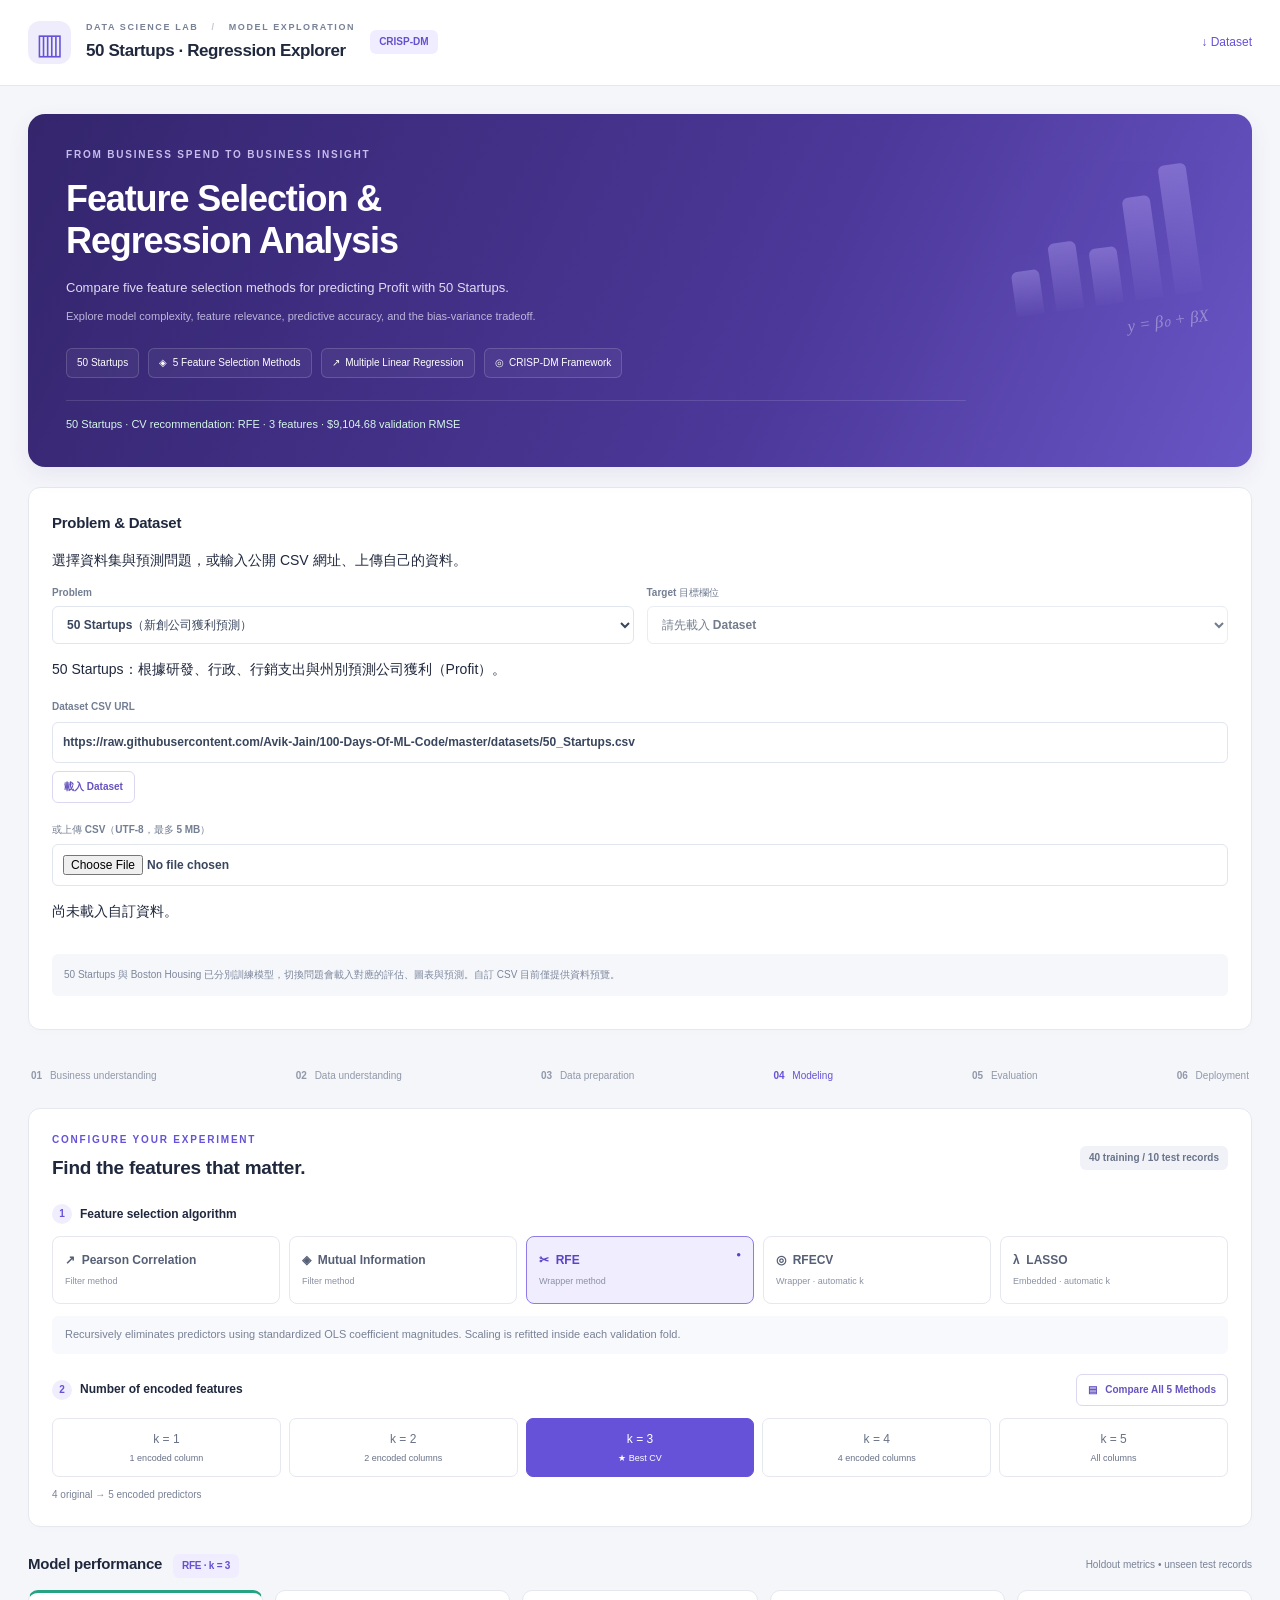
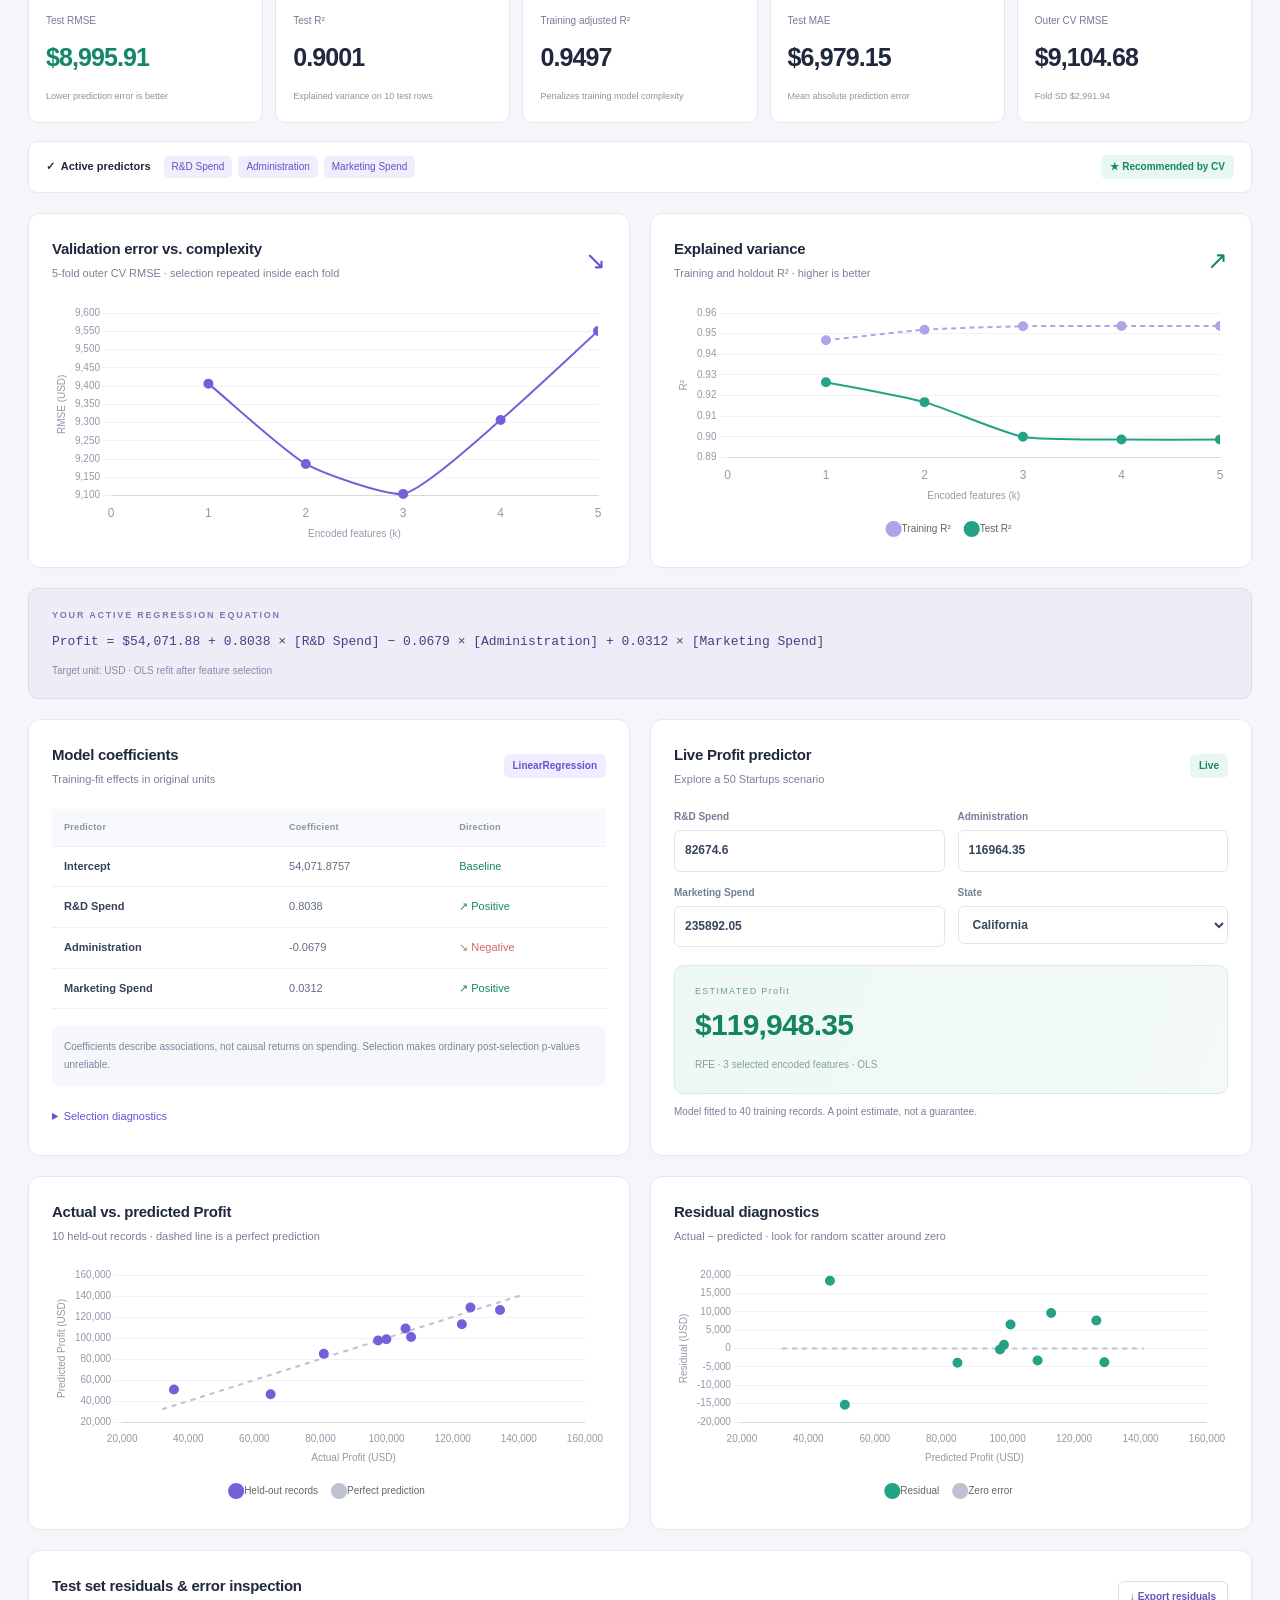
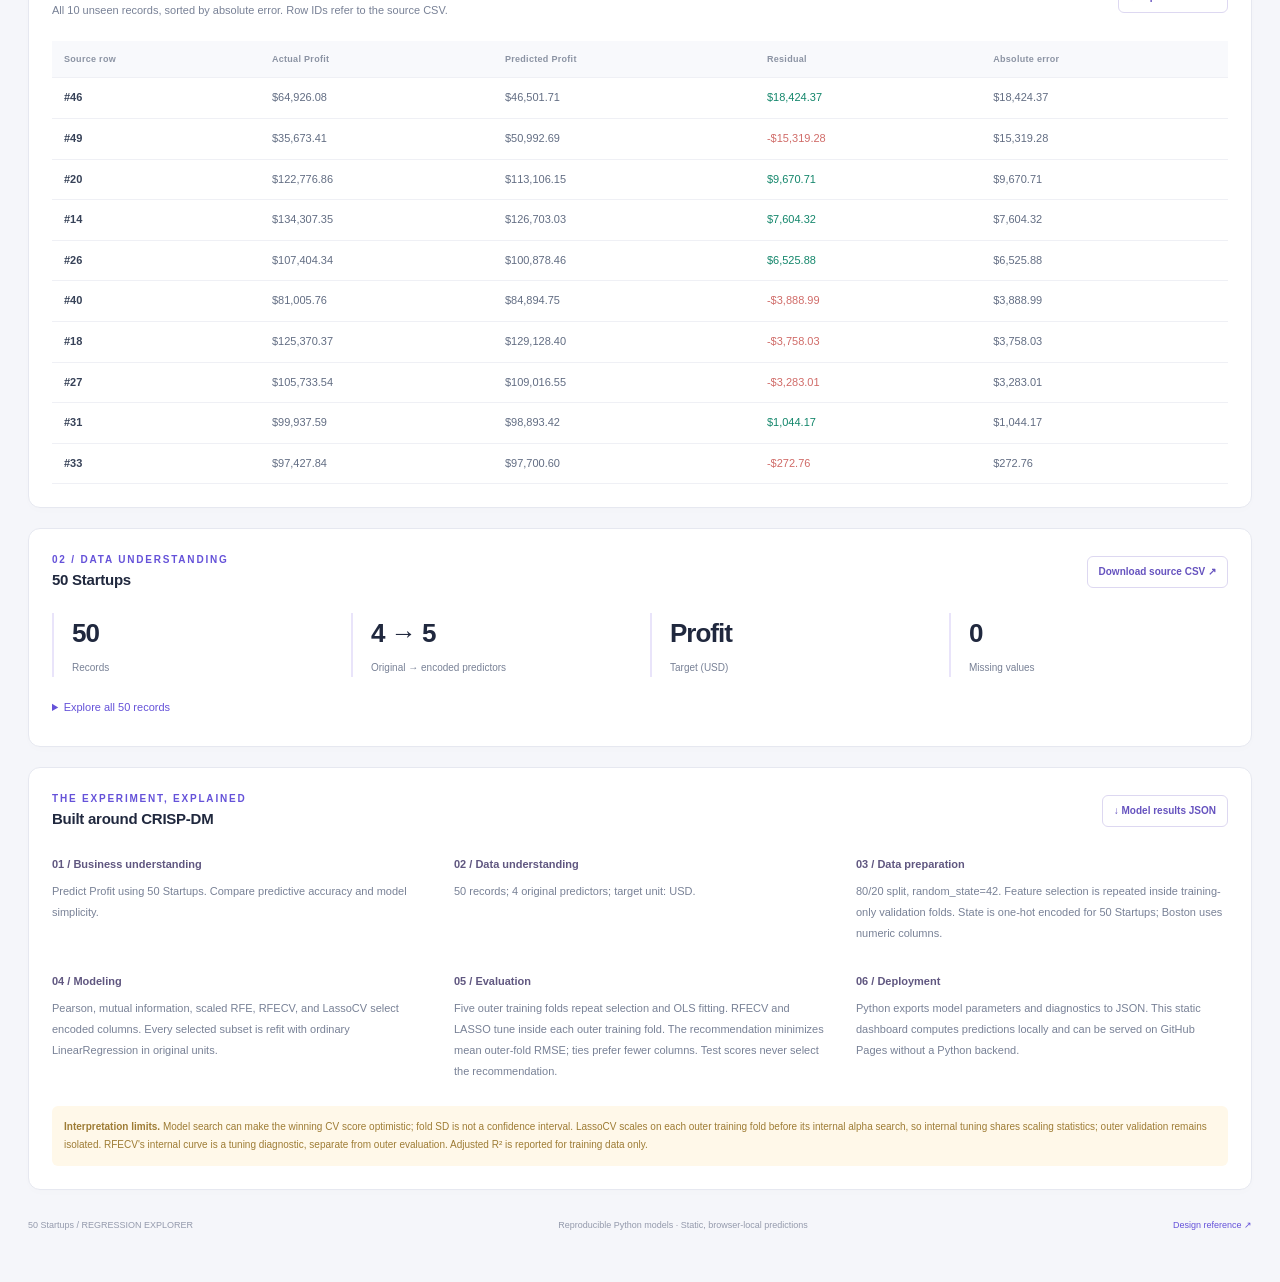
<file: dashboard/index.html>
<!doctype html>
<html lang="en">
<head><meta charset="utf-8"><meta name="viewport" content="width=device-width,initial-scale=1"><meta name="description" content="Explore 50 Startups profit and Boston Housing price prediction with five feature selection methods and custom CSV previews."><title>50 Startups &amp; Boston Housing · Regression Explorer</title><link rel="stylesheet" href="styles.css"><script defer src="vendor/chart.umd.min.js"></script><script defer src="app.js"></script><script defer src="dataset-input.js"></script><script defer src="dataset-panel.js"></script></head>
<body>
<header><div class="header-inner"><div class="brand-icon" aria-hidden="true">▥</div><div><div class="breadcrumb">DATA SCIENCE LAB <span>/</span> MODEL EXPLORATION</div><h1>50 Startups Multiple Linear Regression Explorer</h1></div><span class="badge purple">CRISP-DM</span><a class="header-link" href="data/50_Startups.csv" download>↓ Dataset</a></div></header>
<main>
<section class="hero"><div class="eyebrow">FROM BUSINESS SPEND TO BUSINESS INSIGHT</div><h2>Feature Selection &amp;<br>Regression Analysis</h2><p>Compare five feature selection algorithms for predicting startup profitability using Multiple Linear Regression.</p><p class="hero-small">Explore model complexity, feature relevance, predictive accuracy, and the bias-variance tradeoff.</p><div class="hero-tags"><span>▦ &nbsp;50 Startups Dataset</span><span>◈ &nbsp;5 Feature Selection Methods</span><span>↗ &nbsp;Multiple Linear Regression</span><span>◎ &nbsp;CRISP-DM Framework</span></div><div class="recommendation" id="recommendation">Training results are loading…</div><div class="hero-art" aria-hidden="true"><span></span><span></span><span></span><span></span><span></span><i>y = β₀ + βX</i></div></section>

<section class="card" id="dataset-import">
<h3>Problem &amp; Dataset</h3>
<p>選擇資料集與預測問題，或輸入公開 CSV 網址、上傳自己的資料。</p>
<div class="input-grid">
<label>Problem<select id="problem-type"><option value="startups">50 Startups（新創公司獲利預測）</option><option value="boston">Boston Housing（房價預測）</option><option value="custom">自訂 Dataset</option></select></label>
<label>Target 目標欄位<select id="import-target" disabled><option>請先載入 Dataset</option></select></label>
</div>
<p id="problem-description"></p>
<form id="dataset-url-form"><label>Dataset CSV URL<input id="dataset-url" type="url" required value="https://raw.githubusercontent.com/Avik-Jain/100-Days-Of-ML-Code/master/datasets/50_Startups.csv"></label><button class="compare" type="submit">載入 Dataset</button></form>
<label>或上傳 CSV（UTF-8，最多 5 MB）<input id="dataset-file" type="file" accept=".csv,text/csv"></label>
<p id="import-status" role="status" aria-live="polite">尚未載入自訂資料。</p>
<p id="target-status" aria-live="polite"></p>
<div class="table-wrap dataset-table"><table id="import-preview"></table></div>
<p class="notice">50 Startups 與 Boston Housing 已分別訓練模型，切換問題會載入對應的評估、圖表與預測。自訂 CSV 目前僅提供資料預覽。</p>
</section>
<nav class="process" aria-label="CRISP-DM phases"><a href="#methodology">01 <span>Business understanding</span></a><a href="#dataset">02 <span>Data understanding</span></a><a href="#methodology">03 <span>Data preparation</span></a><a href="#controls" class="current">04 <span>Modeling</span></a><a href="#evaluation">05 <span>Evaluation</span></a><a href="#predictor">06 <span>Deployment</span></a></nav>
<div id="error" class="notice warning" role="alert" hidden></div>
<div id="model-results" hidden>
<section class="card controls" id="controls"><div class="section-top"><div><div class="eyebrow purple-text">CONFIGURE YOUR EXPERIMENT</div><h3>Find the features that matter.</h3></div><span class="badge">40 training / 10 test records</span></div><div class="control-label"><b>1</b> Feature selection algorithm</div><div id="methods" class="method-grid" aria-label="Feature selection algorithm"></div><div class="method-description" id="method-description"></div><div class="control-bottom"><div class="control-label"><b>2</b> Number of encoded features</div><button id="compare" class="compare" aria-pressed="false">▤ &nbsp; Compare All 5 Methods</button></div><div id="feature-count" class="counts" aria-label="Number of features"></div><p class="hint">4 original business variables → 5 encoded columns. State becomes Florida and New York indicators; California is the reference.</p></section>
<section id="comparison" class="card" hidden><div class="section-top"><div><h3>Five methods. One evaluation protocol.</h3><p>Fixed-k methods use the current k; RFECV and LASSO retain their automatic selections.</p></div><span class="badge green">Ranked by CV RMSE</span></div><div class="table-wrap"><table><thead><tr><th>Method</th><th>Encoded k</th><th>CV RMSE ↓</th><th>Test RMSE ↓</th><th>Test R² ↑</th><th>Selected features</th></tr></thead><tbody id="comparison-body"></tbody></table></div></section>
<section id="evaluation"><div class="result-heading"><h3>Model performance <span id="model-label" class="badge purple"></span></h3><span class="hint">Holdout metrics • unseen test records</span></div><div id="metrics" class="metrics" aria-live="polite"></div></section>
<section class="active-features"><b>✓ &nbsp;Active predictors</b><div id="features"></div><span id="model-status" class="badge green"></span></section>
<div class="two-grid"><section class="card"><div class="section-top"><div><h3>Validation error vs. complexity</h3><p id="curve-caption">5-fold cross-validation RMSE · lower is better</p></div><span class="chart-symbol">↘</span></div><div class="chart"><canvas id="rmse-chart" role="img" aria-label="Cross-validation RMSE by number of features"></canvas></div></section><section class="card"><div class="section-top"><div><h3>Explained variance</h3><p id="r2-caption">Training and holdout R² · higher is better</p></div><span class="chart-symbol green-text">↗</span></div><div class="chart"><canvas id="r2-chart" role="img" aria-label="Explained variance by number of features"></canvas></div></section></div>
<section class="equation-card"><div class="eyebrow">YOUR ACTIVE REGRESSION EQUATION</div><div id="equation" aria-live="polite"></div><p>Original dollar units · state indicators are 0 or 1 · OLS refit after feature selection</p></section>
<div class="two-grid model-grid"><section class="card"><div class="section-top"><div><h3>Model coefficients</h3><p>Training-fit effects in original units</p></div><span class="badge purple">LinearRegression</span></div><div class="table-wrap"><table><thead><tr><th>Predictor</th><th>Coefficient</th><th>Direction</th></tr></thead><tbody id="coefficients"></tbody></table></div><div class="notice">Coefficients describe associations, not causal returns on spending. Selection makes ordinary post-selection p-values unreliable.</div><details><summary>Selection diagnostics</summary><div id="selection-detail"></div></details></section>
<section class="card" id="predictor"><div class="section-top"><div><h3>Live profit predictor</h3><p>Explore a startup scenario with the active model</p></div><span class="badge green">Live</span></div><form id="prediction-form"><div class="input-grid"><label>R&amp;D Spend ($)<input name="rd" type="number" min="0" step="any" value="100000" required></label><label>Administration ($)<input name="admin" type="number" min="0" step="any" value="120000" required></label><label>Marketing Spend ($)<input name="marketing" type="number" min="0" step="any" value="200000" required></label><label>State<select name="state"><option>California</option><option>Florida</option><option>New York</option></select></label></div><div class="prediction"><span>ESTIMATED PROFIT</span><output id="prediction-value" aria-live="polite">—</output><small id="prediction-caption"></small></div><p id="prediction-warning" class="hint"></p><p class="hint">A point estimate, not a guarantee. Only selected predictors contribute; the model was fitted to 40 startups.</p></form></section></div>
<div class="two-grid"><section class="card"><div class="section-top"><div><h3>Actual vs. predicted profit</h3><p>10 held-out startups · dashed line is a perfect prediction</p></div></div><div class="chart"><canvas id="prediction-chart" role="img" aria-label="Actual versus predicted test profit"></canvas></div></section><section class="card"><div class="section-top"><div><h3>Residual diagnostics</h3><p>Actual − predicted · look for random scatter around zero</p></div></div><div class="chart"><canvas id="residual-chart" role="img" aria-label="Test residuals against predicted profit"></canvas></div></section></div>
<section class="card"><div class="section-top"><div><h3>Test set residuals &amp; error inspection</h3><p>All 10 unseen records, sorted by absolute error. Row IDs refer to the source CSV.</p></div><button id="export" class="compare">↓ Export residuals</button></div><div class="table-wrap"><table><thead><tr><th>Source row</th><th>Actual profit</th><th>Predicted profit</th><th>Residual</th><th>Absolute error</th></tr></thead><tbody id="residuals"></tbody></table></div></section>
<section class="card" id="dataset"><div class="section-top"><div><div class="eyebrow purple-text">02 / DATA UNDERSTANDING</div><h3>A small dataset. A transparent experiment.</h3></div><a class="compare" href="data/50_Startups.csv" download>Download source CSV ↗</a></div><div class="dataset-stats"><div><strong>50</strong><span>Startup records</span></div><div><strong>4 → 5</strong><span>Original → encoded predictors</span></div><div><strong>3</strong><span>US states</span></div><div><strong>0</strong><span>Missing values</span></div></div><details><summary>Explore all 50 records</summary><div class="table-wrap dataset-table"><table><thead><tr><th>Row</th><th>R&amp;D Spend</th><th>Administration</th><th>Marketing Spend</th><th>State</th><th>Profit</th><th>Split</th></tr></thead><tbody id="data-body"></tbody></table></div></details></section>
<section class="card" id="methodology"><div class="section-top"><div><div class="eyebrow purple-text">THE EXPERIMENT, EXPLAINED</div><h3>Built around CRISP-DM</h3></div><a class="compare" href="data/models.json" download>↓ Model results JSON</a></div><div class="methodology-grid"><article><b>01 / Business understanding</b><p>Estimate startup profitability from spending and location. Compare predictive accuracy with model simplicity, without treating associations as investment advice.</p></article><article><b>02 / Data understanding</b><p>50 records, three numerical spending variables, one categorical state, and Profit as the target. This small sample limits generalization.</p></article><article><b>03 / Data preparation</b><p>80/20 split with random_state=42. OneHotEncoder drops California and ignores unknown categories. Encoders are fit on training folds; state categories are declared from the dataset specification.</p></article><article><b>04 / Modeling</b><p>Pearson, mutual information, scaled RFE, RFECV, and LassoCV select encoded columns. Every selected subset is refit with ordinary LinearRegression in original units.</p></article><article><b>05 / Evaluation</b><p>Five outer training folds repeat selection and OLS fitting. RFECV and LASSO tune inside each outer training fold. The recommendation minimizes mean outer-fold RMSE; ties prefer fewer columns. Test scores never select the recommendation.</p></article><article><b>06 / Deployment</b><p>Python exports model parameters and diagnostics to JSON. This static dashboard computes predictions locally and can be served on GitHub Pages without a Python backend.</p></article></div><div class="notice warning"><b>Interpretation limits.</b> Model search can make the winning CV score optimistic; fold SD is not a confidence interval. LassoCV scales on each outer training fold before its internal alpha search, so internal tuning shares scaling statistics; outer validation remains isolated. RFECV's internal curve is a tuning diagnostic, separate from outer evaluation. Adjusted R² is reported for training data only.</div></section>
</div>
<footer><span>50 STARTUPS <b>/</b> REGRESSION EXPLORER</span><span>Reproducible Python models · Static, browser-local predictions</span><a href="https://huanchen1107.github.io/AIoT-DIC2-MultipleLR/" target="_blank" rel="noreferrer">Design reference ↗</a></footer>
</main></body></html>
</file>
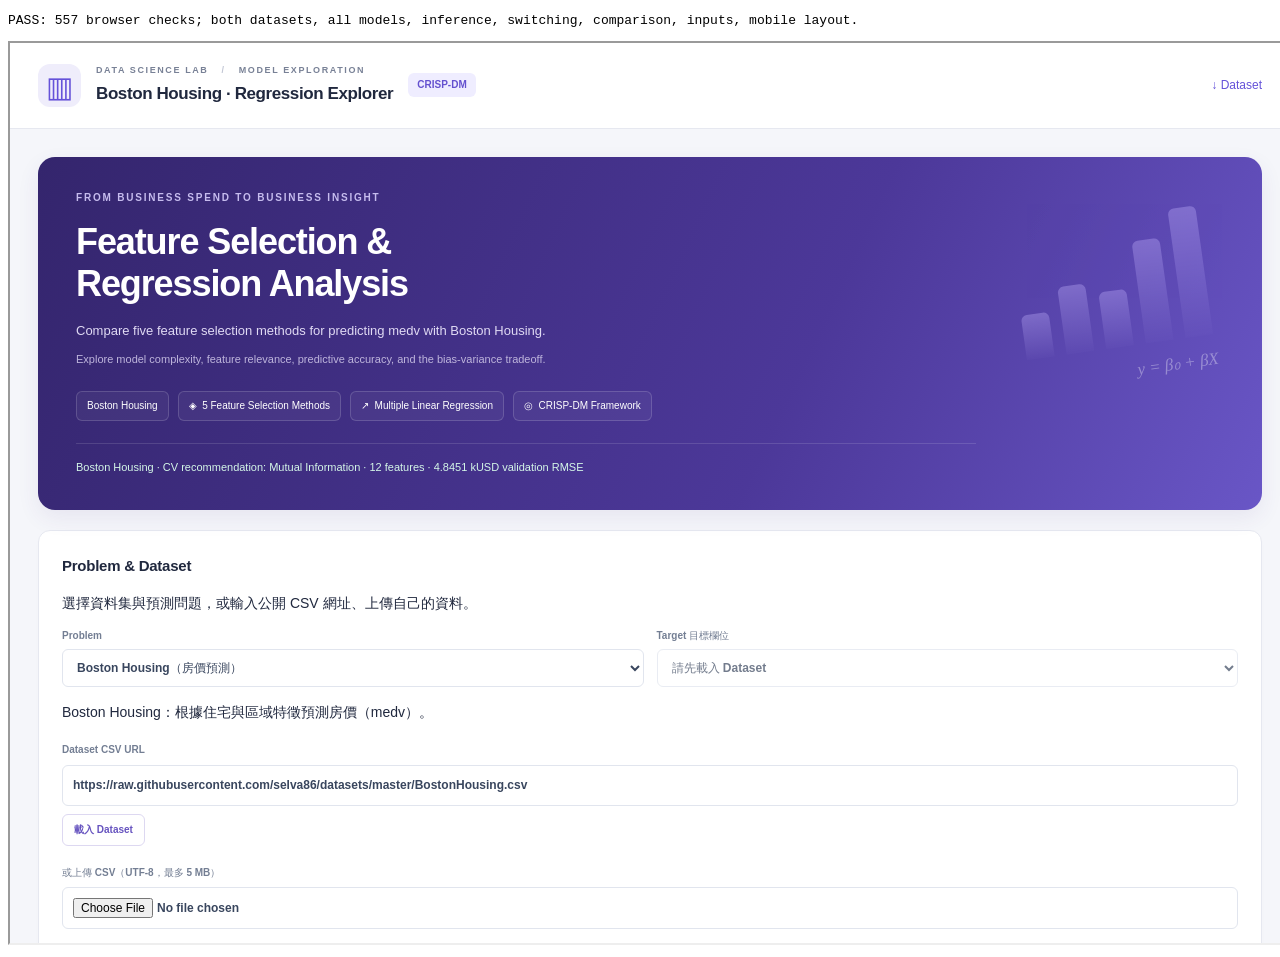
<file: dashboard/qa.html>
<!doctype html><html lang="en"><meta charset="utf-8"><title>Dashboard browser verification</title><body><pre id="result">RUNNING</pre><iframe id="app" src="index.html" width="1280" height="900"></iframe><script>
(async()=>{
 const frame=document.getElementById('app'), result=document.getElementById('result'); let checks=0;
 const wait=()=>new Promise(r=>setTimeout(r,100));
 const assert=(x,msg)=>{if(!x)throw Error(msg);checks++;};
 try {
  for(let i=0;i<100;i++){if(frame.contentWindow.loadProblem)break;await wait();}
  const doc=frame.contentDocument, win=frame.contentWindow;
  for(const problem of ['boston','startups','boston']) {
   await win.loadProblem(problem);
   const data=await(await fetch(`data/${problem==='boston'?'boston-models.json':'models.json'}`)).json();
   assert(doc.getElementById('error').hidden,problem+' load');
   assert(!doc.getElementById('model-results').hidden,problem+' visible');
   assert(doc.querySelectorAll('#data-body tr').length===data.records.length,problem+' data rows');
   const form=doc.getElementById('prediction-form');
   const numeric=Object.keys(data.ranges);
   const values=numeric.map((name,i)=>{
    const value=data.records[0][name];form.elements[`field-${i}`].value=value;return value;
   });
   for(const m of data.models){
    doc.querySelector(`[data-method="${m.method}"]`).click();
    if(m.requested_k)doc.querySelector(`[data-k="${m.requested_k}"]`).click();
    assert(doc.getElementById('model-label').textContent.includes(`k = ${m.k}`),m.id+' label');
    assert(doc.querySelectorAll('#coefficients tr').length===m.k+1,m.id+' coefficients');
    assert(doc.querySelectorAll('#residuals tr').length===data.test_rows.length,m.id+' residuals');
    for(const state of (data.categories.length?data.categories:[null])) {
     if(state)form.elements.state.value=state;
     form.dispatchEvent(new win.Event('input',{bubbles:true}));
     const x=problem==='boston'?values:[...values,Number(state==='Florida'),Number(state==='New York')];
     const expected=m.intercept+m.indices.reduce((s,j,i)=>s+x[j]*m.coefficients[i],0);
     const shown=Number(doc.getElementById('prediction-value').textContent.replace(/[^0-9.-]/g,''));
     assert(Math.abs(shown-expected)<.011,problem+' '+m.id+' inference');
    }
    assert(doc.querySelectorAll('[data-k]').length===(m.requested_k?data.encoded_features.length:0),m.id+' feature count');
   }
   doc.getElementById('compare').click();
   assert(!doc.getElementById('comparison').hidden,'compare visible');
   assert(doc.querySelectorAll('#comparison-body tr').length===5,'compare rows');
   form.elements['field-0'].value=''; form.dispatchEvent(new win.Event('input',{bubbles:true}));
   assert(doc.getElementById('prediction-value').textContent==='Enter valid values','empty input');
   form.elements['field-0'].value=data.ranges[numeric[0]][1]+1; form.dispatchEvent(new win.Event('input',{bubbles:true}));
   assert(doc.getElementById('prediction-warning').textContent.includes('extrapolation'),'extrapolation');
   doc.querySelector('[data-method="pearson"]').click();
   frame.width='390'; await wait();
   assert(doc.documentElement.scrollWidth<=400,'mobile overflow '+doc.documentElement.scrollWidth);
   frame.width='1280';
  }
  await win.loadProblem('custom');assert(doc.getElementById('model-results').hidden,'custom hides pretrained results');
  const select=doc.getElementById('problem-type'); select.value='boston';select.dispatchEvent(new win.Event('change'));
  for(let i=0;i<100;i++){if(!doc.getElementById('model-results').hidden)break;await wait();}
  assert(doc.querySelector('h1').textContent.includes('Boston'),'dropdown selects Boston');
  assert(!doc.getElementById('model-results').hidden,'dropdown loads results');
  assert(doc.getElementById('dataset-url').value.includes('BostonHousing.csv'),'dropdown CSV');
  result.textContent=`PASS: ${checks} browser checks; both datasets, all models, inference, switching, comparison, inputs, mobile layout.`;
 }catch(error){result.textContent='FAIL: '+error.stack;}
})();
</script></body></html>
</file>
<file: dashboard/styles.css>
:root{--purple:#6552d9;--ink:#20283e;--muted:#788196;--border:#e6e8f0;--green:#13866b;--bg:#f5f6fa}*{box-sizing:border-box}html{scroll-behavior:smooth;scroll-padding-top:100px}body{margin:0;font-family:Inter,-apple-system,BlinkMacSystemFont,'Segoe UI',sans-serif;color:var(--ink);background:var(--bg);font-size:14px;line-height:1.6}header{background:white;border-bottom:1px solid var(--border)}.header-inner{max-width:1320px;margin:auto;display:flex;align-items:center;gap:15px;padding:20px 28px}.brand-icon{height:43px;width:43px;display:grid;place-items:center;color:var(--purple);background:#efedfb;border-radius:12px;font-size:29px}.breadcrumb{font-size:9px;letter-spacing:1.6px;font-weight:700;color:var(--muted)}.breadcrumb span{margin:0 9px;color:#c0c5d3}h1{font-size:17px;letter-spacing:-.4px;margin:3px 0 0}a{color:var(--purple);text-decoration:none}.header-link{margin-left:auto;font-size:12px}.badge{display:inline-block;background:#f0f2f7;color:#697389;border-radius:6px;padding:4px 9px;font-size:10px;font-weight:650;white-space:nowrap}.purple{background:#efedff;color:#6451cf}.green{background:#e8f7f0;color:var(--green)}main{max-width:1320px;margin:auto;padding:28px}.hero{position:relative;overflow:hidden;background:linear-gradient(115deg,#34256d,#4c3899 62%,#6956c6);border-radius:17px;color:white;padding:33px 38px;box-shadow:0 8px 22px #45358015}.eyebrow{font-size:10px;font-weight:750;letter-spacing:1.8px}.hero .eyebrow{color:#c6bcee}.hero h2{font-size:36px;letter-spacing:-1.1px;line-height:1.18;margin:15px 0}.hero p{max-width:760px;color:#e0daf4;font-size:13px;margin:10px 0}.hero .hero-small{font-size:11px;color:#beb5dc}.hero-tags{display:flex;gap:9px;flex-wrap:wrap;margin:22px 0}.hero-tags span{font-size:10px;border:1px solid #ffffff28;background:#ffffff0c;border-radius:6px;padding:6px 10px}.recommendation{position:relative;z-index:1;font-size:11px;color:#d5f7e8;border-top:1px solid #ffffff20;padding-top:15px;max-width:900px}.hero-art{position:absolute;right:45px;top:60px;height:130px;width:200px;display:flex;align-items:end;gap:12px;opacity:.35;transform:rotate(-8deg)}.hero-art span{background:linear-gradient(#c4b4ff,#c4b4ff12);width:28px;border-radius:6px 6px 0 0;height:35%}.hero-art span:nth-child(2){height:52%}.hero-art span:nth-child(3){height:44%}.hero-art span:nth-child(4){height:79%}.hero-art span:nth-child(5){height:100%}.hero-art i{position:absolute;bottom:-35px;right:10px;font:italic 17px Georgia}.process{display:flex;justify-content:space-between;padding:18px 3px 24px;gap:10px}.process a{color:#9198aa;font-size:10px;font-weight:700}.process span{margin-left:5px;font-weight:500}.process .current{color:var(--purple)}.card{background:white;border:1px solid var(--border);border-radius:12px;padding:23px;margin-bottom:20px;box-shadow:0 3px 8px #20304503}.section-top{display:flex;justify-content:space-between;align-items:center;gap:15px;margin-bottom:21px}.section-top h3,h3{font-size:15px;letter-spacing:-.25px;margin:0}.section-top p{margin:4px 0 0;color:var(--muted);font-size:11px}.purple-text{color:var(--purple)}.controls h3{font-size:19px;margin-top:5px}.control-label{font-size:12px;font-weight:650;display:flex;align-items:center;gap:8px}.control-label b{font-size:10px;background:#f0edfc;border-radius:50%;width:20px;height:20px;text-align:center;line-height:20px;color:var(--purple)}button,input,select{font:inherit}button,a,input,select,summary{outline-offset:4px}button{cursor:pointer;transition:background .15s,border-color .15s}button:hover{border-color:#9a88ed!important}button:focus-visible,a:focus-visible,summary:focus-visible{outline:3px solid #ac9ef2}.method-grid{display:grid;grid-template-columns:repeat(5,1fr);gap:9px;margin-top:12px}.method-button{border:1px solid var(--border);border-radius:8px;background:white;padding:14px 12px;text-align:left;color:#555f75;font-size:12px;font-weight:650;position:relative}.method-button small{display:block;font-size:9px;font-weight:500;margin-top:4px;color:#8a91a3}.method-button.active{background:#f0edff;border-color:#8e7be8;color:#5a43c8}.method-button.active:after{content:'●';position:absolute;right:12px;top:12px;font-size:8px}.method-description{background:#f8f9fc;border-radius:6px;padding:10px 13px;font-size:11px;color:#788196;margin:12px 0 20px;min-height:38px}.control-bottom{display:flex;justify-content:space-between;align-items:center;margin-bottom:12px}.compare{background:white;border:1px solid #ddd8f1;border-radius:6px;padding:7px 11px;color:#6653bf;font-size:10px;font-weight:650;display:inline-block}.compare[aria-pressed=true]{background:#eee9ff}.counts{display:flex;gap:8px}.counts button{flex:1;border:1px solid var(--border);border-radius:7px;background:white;padding:11px;color:#687186;font-size:12px}.counts button.active{color:white;background:var(--purple);border-color:var(--purple)}.counts button.best:not(.active){border-color:#b3decf;background:#eff9f4;color:var(--green)}.counts small{display:block;font-size:9px;margin-top:2px}.hint{font-size:10px;color:var(--muted);margin:10px 0 0}.result-heading{display:flex;justify-content:space-between;align-items:center;margin:25px 0 12px}.result-heading .badge{margin-left:7px}.result-heading .hint{margin:0}.metrics{display:grid;grid-template-columns:repeat(5,1fr);gap:12px;margin-bottom:18px}.metric{background:white;border:1px solid var(--border);border-radius:10px;padding:17px}.metric:first-child{border-top:3px solid #26a382;padding-top:15px}.metric span{color:#737c91;font-size:10px}.metric strong{display:block;font-size:25px;letter-spacing:-.9px;font-weight:650;margin:6px 0}.metric:first-child strong{color:var(--green)}.metric small{font-size:9px;color:#8b93a4}.active-features{display:flex;align-items:center;gap:13px;background:white;border:1px solid var(--border);border-radius:9px;padding:13px 17px;margin-bottom:20px;font-size:11px;flex-wrap:wrap}.active-features #features{display:flex;gap:6px;flex-wrap:wrap}.chip{font-size:10px;color:#6751c2;border-radius:5px;padding:3px 8px;background:#f0edfc}.active-features>span{margin-left:auto}.two-grid{display:grid;grid-template-columns:1fr 1fr;gap:20px}.two-grid .card{min-width:0}.chart{height:240px;position:relative}.chart-symbol{color:var(--purple);font-size:25px}.green-text{color:var(--green)}.equation-card{background:#eeedf7;border:1px solid #dfdbee;border-radius:10px;padding:19px 23px;margin-bottom:20px}.equation-card .eyebrow{font-size:9px;color:#8475b1}#equation{font-family:ui-monospace,SFMono-Regular,Consolas,monospace;font-size:13px;color:#4e3c85;line-height:1.9;margin:8px 0;overflow-wrap:anywhere}.equation-card p{font-size:10px;margin:0;color:#9186ad}.table-wrap{overflow-x:auto}table{border-collapse:collapse;width:100%;white-space:nowrap;font-size:11px}th{text-align:left;font-size:9px;color:#8b93a3;letter-spacing:.3px;font-weight:600;background:#f8f9fc}th,td{padding:11px 12px;border-bottom:1px solid #eff0f5}td{color:#626d83}td:first-child{color:#374258;font-weight:550}td.positive{color:var(--green)}td.negative{color:#d06b68}.notice{background:#f5f7fb;color:#7d879c;font-size:10px;line-height:1.8;padding:12px;border-radius:6px;margin-top:17px}.warning{background:#fff8e9;color:#9e7c35}.input-grid{display:grid;grid-template-columns:1fr 1fr;gap:13px}label{font-size:10px;color:#737e93;font-weight:550}input,select{display:block;width:100%;padding:10px;border:1px solid #e1e5ee;border-radius:6px;background:#fff;margin-top:5px;color:#39465e;font-size:12px}.prediction{background:linear-gradient(110deg,#edf8f3,#f3faf7);border:1px solid #d5ede3;border-radius:9px;margin-top:18px;padding:18px 20px}.prediction span{display:block;color:#6e9b89;font-size:9px;letter-spacing:1.3px}.prediction output{display:block;font-size:30px;font-weight:650;color:#168362;margin:3px 0;letter-spacing:-.8px}.prediction small{color:#85a395;font-size:10px}details{margin-top:16px}summary{cursor:pointer;font-size:11px;color:var(--purple);padding:6px 0}#selection-detail{color:var(--muted);font-size:11px;padding-top:10px}.dataset-stats{display:grid;grid-template-columns:repeat(4,1fr);gap:20px}.dataset-stats>div{border-left:2px solid #e9e4fa;padding:0 18px}.dataset-stats strong{display:block;font-size:26px;letter-spacing:-1px}.dataset-stats span{color:var(--muted);font-size:10px}.dataset-table{max-height:400px}.methodology-grid{display:grid;grid-template-columns:repeat(3,1fr);gap:18px 30px}.methodology-grid b{font-size:11px;color:#605780}.methodology-grid p{font-size:11px;color:var(--muted);margin:7px 0;line-height:1.9}footer{display:flex;justify-content:space-between;gap:15px;color:#949aac;font-size:9px;padding:8px 0 22px}footer b{color:#c8c2dc;margin:0 8px}[hidden]{display:none!important}@media(min-width:1100px){.hero p{max-width:74%}}@media(max-width:1000px){.hero-art{display:none}.metrics{grid-template-columns:repeat(3,1fr)}.process span{display:none}.method-button{font-size:11px;padding:12px 8px}.header-inner>.badge{display:none}.hero h2{font-size:32px}}@media(max-width:700px){main{padding:16px}.header-inner{padding:15px 16px;gap:10px}h1{font-size:13px}.breadcrumb{font-size:8px}.brand-icon{flex-shrink:0;width:35px;height:35px}.header-link{display:none}.hero{padding:25px}.hero h2{font-size:29px}.hero-tags{gap:6px}.hero-tags span{font-size:9px}.method-grid{grid-template-columns:repeat(2,1fr)}.method-grid button:last-child{grid-column:span 2}.card{padding:18px}.section-top{align-items:flex-start}.section-top>.badge{display:none}.control-bottom{gap:8px}.control-label{font-size:11px}.counts{gap:5px}.counts button{padding:10px 3px}.counts small{font-size:8px}.metrics{grid-template-columns:repeat(2,1fr);gap:9px}.metric:last-child{grid-column:span 2}.metric strong{font-size:25px}.two-grid{grid-template-columns:1fr;gap:0}.result-heading{align-items:flex-start}.result-heading>.hint{display:none}.result-heading h3{font-size:13px}.result-heading .badge{font-size:9px}.active-features>span{margin-left:0}.methodology-grid{grid-template-columns:1fr}.dataset-stats{grid-template-columns:1fr 1fr}.chart{height:230px}footer{flex-wrap:wrap}.section-top .compare{font-size:9px}.hero .eyebrow{font-size:8px}}@media(prefers-reduced-motion:reduce){html{scroll-behavior:auto}*{transition:none!important}}
/* Constrain canvas immediately while Chart.js observes container resizes. */
.chart canvas{max-width:100%}

/* Keep thirteen Boston feature-count controls usable on narrow screens. */
.counts{flex-wrap:wrap}.counts button{flex:1 0 75px}#dataset-import{margin-top:20px}#dataset-url-form{margin:14px 0}#dataset-url-form button{margin-top:8px}.input-grid>*{min-width:0}
</file>
